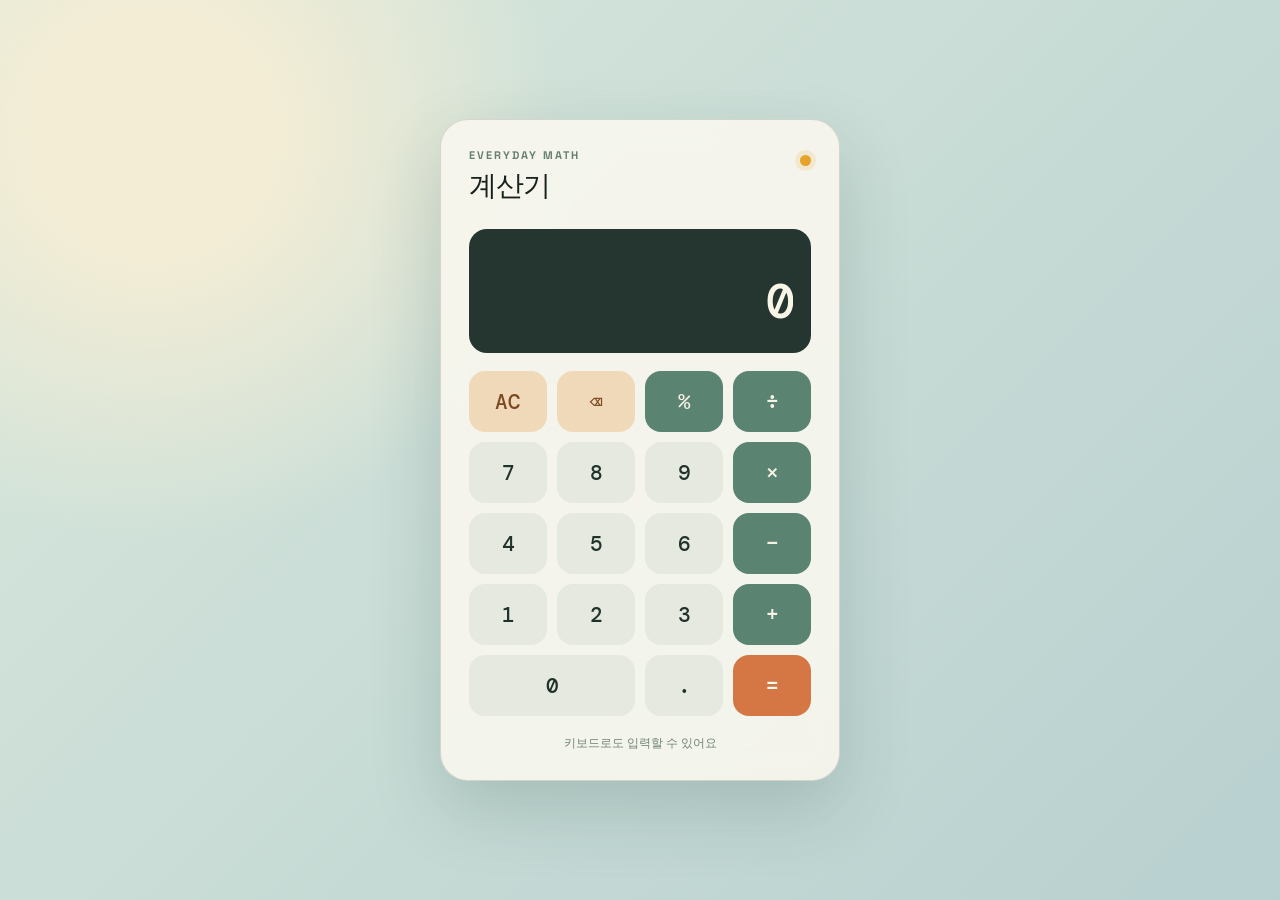
<file: week04/calc1/index.html>
<!doctype html>
<html lang="ko">
  <head>
    <meta charset="UTF-8" />
    <meta name="viewport" content="width=device-width, initial-scale=1.0" />
    <title>계산기</title>
    <link rel="preconnect" href="https://fonts.googleapis.com" />
    <link rel="preconnect" href="https://fonts.gstatic.com" crossorigin />
    <link href="https://fonts.googleapis.com/css2?family=DM+Mono:wght@400;500&family=Space+Grotesk:wght@400;500;600;700&display=swap" rel="stylesheet" />
    <link rel="stylesheet" href="style.css" />
  </head>
  <body>
    <main class="calculator" aria-label="계산기">
      <header class="calculator__header">
        <div>
          <p class="eyebrow">everyday math</p>
          <h1>계산기</h1>
        </div>
        <span class="status-dot" aria-label="작동 중"></span>
      </header>

      <section class="display" aria-live="polite">
        <p class="display__expression" id="expression"></p>
        <output class="display__value" id="display">0</output>
      </section>

      <section class="keypad" aria-label="계산기 버튼">
        <button class="key key--utility" data-action="clear">AC</button>
        <button class="key key--utility" data-action="backspace" aria-label="한 글자 지우기">⌫</button>
        <button class="key key--operator" data-value="%">%</button>
        <button class="key key--operator" data-value="÷">÷</button>

        <button class="key" data-value="7">7</button>
        <button class="key" data-value="8">8</button>
        <button class="key" data-value="9">9</button>
        <button class="key key--operator" data-value="×">×</button>

        <button class="key" data-value="4">4</button>
        <button class="key" data-value="5">5</button>
        <button class="key" data-value="6">6</button>
        <button class="key key--operator" data-value="−">−</button>

        <button class="key" data-value="1">1</button>
        <button class="key" data-value="2">2</button>
        <button class="key" data-value="3">3</button>
        <button class="key key--operator" data-value="+">+</button>

        <button class="key key--zero" data-value="0">0</button>
        <button class="key" data-value=".">.</button>
        <button class="key key--equals" data-action="equals">=</button>
      </section>
      <p class="hint">키보드로도 입력할 수 있어요</p>
    </main>
    <script src="main.js"></script>
  </body>
</html>
</file>
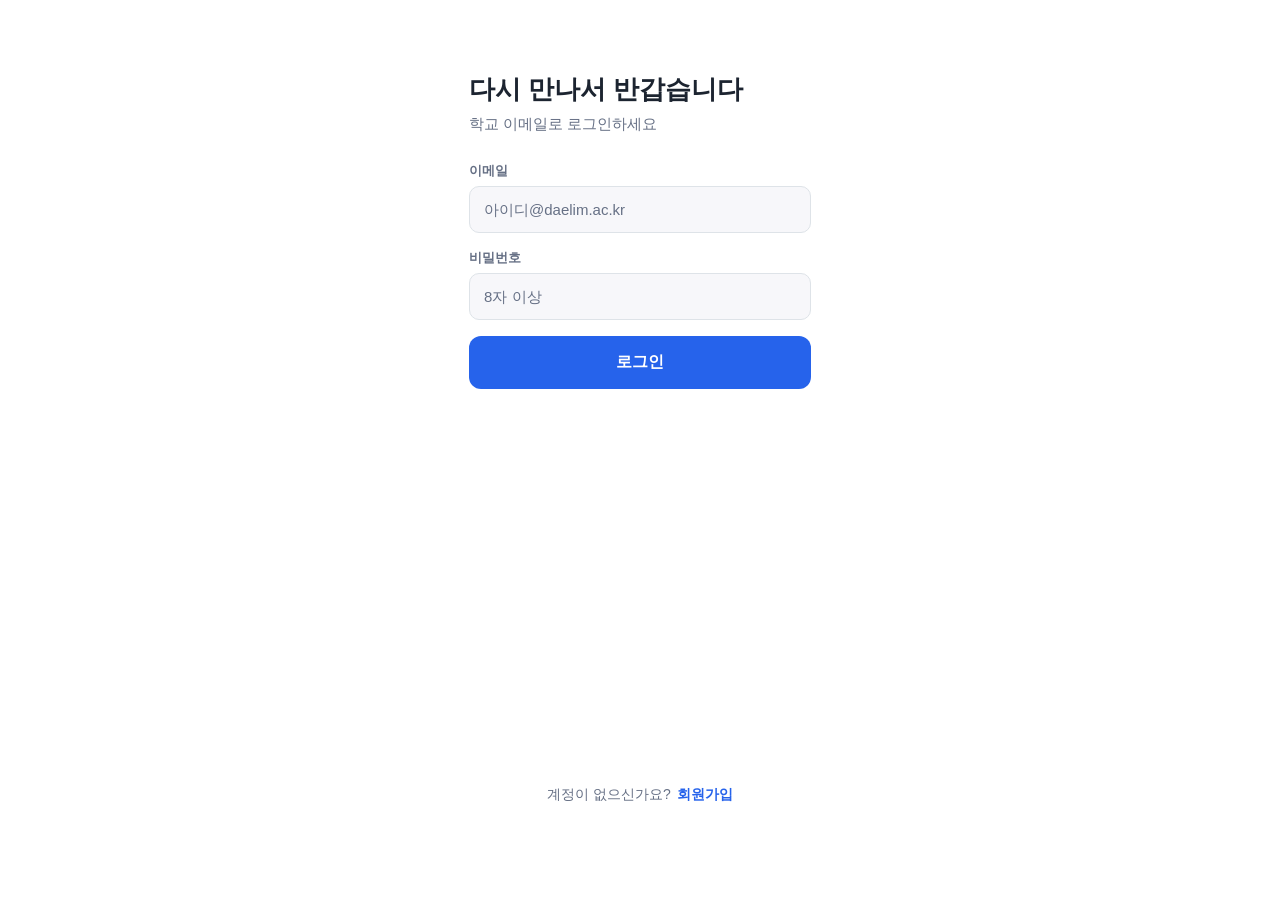
<file: week05/figma/index.html>
<!DOCTYPE html>
<html lang="ko">
<head>
    <meta charset="UTF-8">
    <meta name="viewport" content="width=device-width, initial-scale=1.0">
    <title>로그인</title>
    <style>
        /* Reset & Base Styles */
        * {
            margin: 0;
            padding: 0;
            box-sizing: border-box;
            font-family: 'Inter', -apple-system, BlinkMacSystemFont, "Segoe UI", Roboto, Helvetica, Arial, sans-serif;
        }

        body {
            background-color: #FFFFFF;
            display: flex;
            justify-content: center;
            align-items: flex-start;
            min-height: 100vh;
        }

        /* Container mimicking the 390x844 mobile frame */
        .login-container {
            width: 100%;
            max-width: 390px;
            height: 100vh;
            max-height: 844px;
            background-color: #FFFFFF;
            padding: 72px 24px 40px 24px;
            display: flex;
            flex-direction: column;
            gap: 28px;
            overflow-y: auto;
        }

        /* Header Section */
        .header {
            display: flex;
            flex-direction: column;
            gap: 8px;
        }

        .header h1 {
            font-size: 26px;
            font-weight: 700;
            color: #1C2430;
            margin: 0;
        }

        .header p {
            font-size: 15px;
            font-weight: 400;
            color: #667085;
            margin: 0;
        }

        /* Form Section */
        .form {
            display: flex;
            flex-direction: column;
            gap: 16px;
        }

        .field-group {
            display: flex;
            flex-direction: column;
            gap: 6px;
        }

        .field-label {
            font-size: 13px;
            font-weight: 600;
            color: #667085;
        }

        .input-wrapper {
            display: flex;
            padding: 14px;
            background-color: #F7F7FA;
            border: 1px solid #DEE3E8;
            border-radius: 10px;
        }

        .input-wrapper input {
            width: 100%;
            border: none;
            background: transparent;
            outline: none;
            font-size: 15px;
            color: #667085;
        }

        .input-wrapper input::placeholder {
            color: #667085;
        }

        /* Button Section */
        .btn-primary {
            display: flex;
            justify-content: center;
            align-items: center;
            width: 100%;
            padding: 16px 0;
            background-color: #2663EB;
            color: #FFFFFF;
            border: none;
            border-radius: 12px;
            font-size: 16px;
            font-weight: 600;
            cursor: pointer;
            text-decoration: none;
        }

        /* Footer Section */
        .footer {
            display: flex;
            justify-content: center;
            align-items: center;
            gap: 6px;
            margin-top: auto; /* Pushes footer towards bottom if space allows */
        }

        .footer span {
            font-size: 14px;
        }

        .footer .text-secondary {
            color: #667085;
            font-weight: 400;
        }

        .footer .text-primary {
            color: #2663EB;
            font-weight: 600;
            cursor: pointer;
        }

        /* Hide scrollbar for clean look but allow scrolling */
        .login-container::-webkit-scrollbar {
            display: none;
        }
        .login-container {
            -ms-overflow-style: none;  /* IE and Edge */
            scrollbar-width: none;  /* Firefox */
        }
    </style>
</head>
<body>
    <div class="login-container">
        <!-- Header -->
        <header class="header">
            <h1>다시 만나서 반갑습니다</h1>
            <p>학교 이메일로 로그인하세요</p>
        </header>

        <!-- Form -->
        <form class="form">
            <div class="field-group">
                <label class="field-label">이메일</label>
                <div class="input-wrapper">
                    <input type="email" placeholder="아이디@daelim.ac.kr">
                </div>
            </div>

            <div class="field-group">
                <label class="field-label">비밀번호</label>
                <div class="input-wrapper">
                    <input type="password" placeholder="8자 이상">
                </div>
            </div>

            <button type="submit" class="btn-primary">로그인</button>
        </form>

        <!-- Footer -->
        <footer class="footer">
            <span class="text-secondary">계정이 없으신가요?</span>
            <span class="text-primary">회원가입</span>
        </footer>
    </div>
</body>
</html>
</file>
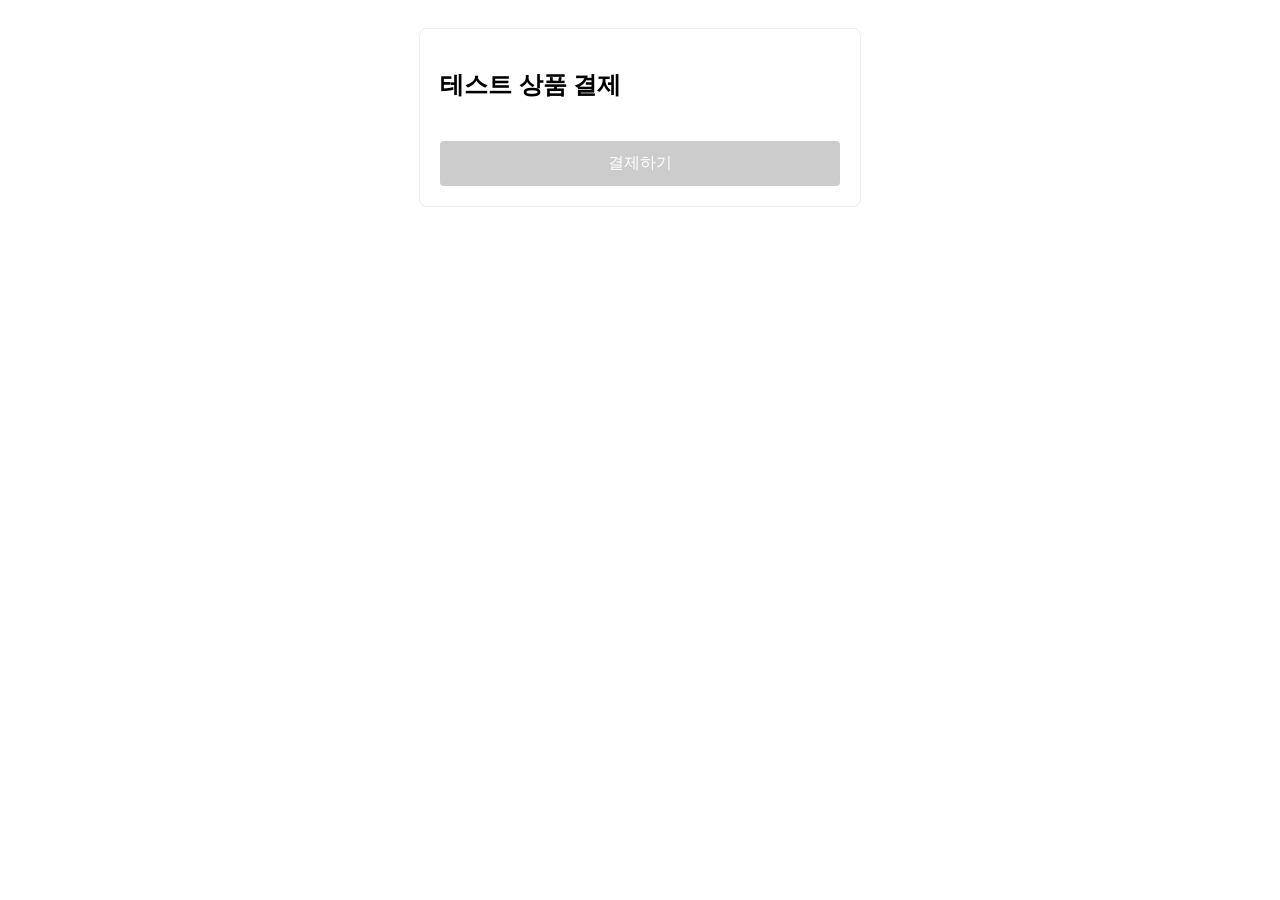
<file: week05/toss/templates/index.html>
<!DOCTYPE html>
<html lang="ko">
<head>
    <meta charset="UTF-8">
    <meta name="viewport" content="width=device-width, initial-scale=1.0">
    <title>토스페이먼츠 테스트 결제</title>
    <style>
        body { font-family: sans-serif; display: flex; justify-content: center; padding: 20px; }
        #payment-container { width: 100%; max-width: 400px; border: 1px solid #eee; padding: 20px; border-radius: 8px; }
        #payment-button { width: 100%; padding: 12px; background-color: #007bff; color: white; border: none; border-radius: 4px; cursor: pointer; margin-top: 20px; font-size: 16px; }
        #payment-button:disabled { background-color: #ccc; cursor: not-allowed; }
        #payment-method, #agreement { margin-bottom: 20px; }
    </style>
</head>
<body>
    <div id="payment-container">
        <h2>테스트 상품 결제</h2>
        <div id="payment-method"></div>
        <div id="agreement"></div>
        <button id="payment-button" disabled>결제하기</button>
    </div>

    <script src="https://js.tosspayments.com/v2/standard"></script>
    <script>
        const clientKey = 'test_gck_docs_Ovk5rk1EwkEbP0W43n07xlzm';
        const customerKey = TossPayments.ANONYMOUS;

        const tossPayments = TossPayments(clientKey);
        const widgets = tossPayments.widgets({ customerKey });

        // 1. 금액 설정
        widgets.setAmount({
            currency: 'KRW',
            value: 1000,
        });

        // 2. 결제수단 렌더링
        widgets.renderPaymentMethods({
            selector: '#payment-method',
        });

        // 3. 약관 렌더링
        widgets.renderAgreement({
            selector: '#agreement',
            variantKey: 'AGREEMENT',
        }).then((agreementWidget) => {
            agreementWidget.on('agreementStatusChange', (agreementStatus) => {
                const button = document.getElementById('payment-button');
                button.disabled = !agreementStatus.agreedRequiredTerms;
            });
        });

        // 4. 결제 요청
        document.getElementById('payment-button').addEventListener('click', async () => {
            const orderId = Math.random().toString(36).substring(2, 15);
            const orderName = '테스트 상품';
            
            try {
                await widgets.requestPayment({
                    orderId,
                    orderName,
                    successUrl: window.location.origin + '/success',
                    failUrl: window.location.origin + '/fail',
                });
            } catch (error) {
                console.error('Payment failed:', error);
            }
        });
    </script>
</body>
</html>
</file>
<file: week04/calc1/style.css>
:root {
  font-family: "Space Grotesk", sans-serif;
  color: #17221d;
  background: #d9e8dc;
  font-synthesis: none;
}

* { box-sizing: border-box; }

body {
  min-width: 320px;
  min-height: 100vh;
  margin: 0;
  display: grid;
  place-items: center;
  padding: 24px;
  background: radial-gradient(circle at 12% 15%, #f4edd5 0 8%, transparent 30%), linear-gradient(135deg, #d9e8dc 0%, #b8d0d0 100%);
}

.calculator {
  width: min(100%, 400px);
  padding: 28px;
  border: 1px solid rgba(23, 34, 29, .14);
  border-radius: 28px;
  background: rgba(250, 248, 239, .88);
  box-shadow: 0 28px 70px rgba(29, 62, 55, .18);
  backdrop-filter: blur(12px);
}

.calculator__header { display: flex; align-items: flex-start; justify-content: space-between; margin-bottom: 24px; }
.eyebrow { margin: 0 0 5px; color: #668070; font-size: 11px; font-weight: 700; letter-spacing: 2px; text-transform: uppercase; }
h1 { margin: 0; font-size: 28px; letter-spacing: -.8px; }
.status-dot { width: 11px; height: 11px; margin-top: 7px; border-radius: 50%; background: #e5a329; box-shadow: 0 0 0 5px rgba(229, 163, 41, .14); }

.display { min-height: 124px; padding: 20px 18px 17px; margin-bottom: 18px; overflow: hidden; border-radius: 18px; color: #f9f5e7; background: #24362f; text-align: right; }
.display__expression { height: 20px; margin: 0 0 9px; color: #9ab7a6; font-family: "DM Mono", monospace; font-size: 13px; white-space: nowrap; }
.display__value { display: block; overflow: hidden; font-family: "DM Mono", monospace; font-size: clamp(32px, 10vw, 48px); font-weight: 500; letter-spacing: -2px; line-height: 1; text-overflow: ellipsis; white-space: nowrap; }

.keypad { display: grid; grid-template-columns: repeat(4, 1fr); gap: 10px; }
.key { min-height: 61px; border: 0; border-radius: 16px; color: #20332b; background: #e6e9df; font: 500 21px "DM Mono", monospace; cursor: pointer; transition: transform .12s ease, filter .12s ease; }
.key:hover { filter: brightness(.96); }
.key:active { transform: translateY(2px) scale(.98); }
.key--utility { color: #7c4a22; background: #f0d9b8; }
.key--operator { color: #f7f2e4; background: #5b8372; }
.key--equals { color: #fffaf0; background: #d47745; }
.key--zero { grid-column: span 2; }
.hint { margin: 19px 0 0; color: #728578; font-size: 12px; text-align: center; }

@media (max-width: 420px) {
  body { padding: 12px; }
  .calculator { padding: 20px; border-radius: 22px; }
  .key { min-height: 58px; }
}
</file>
